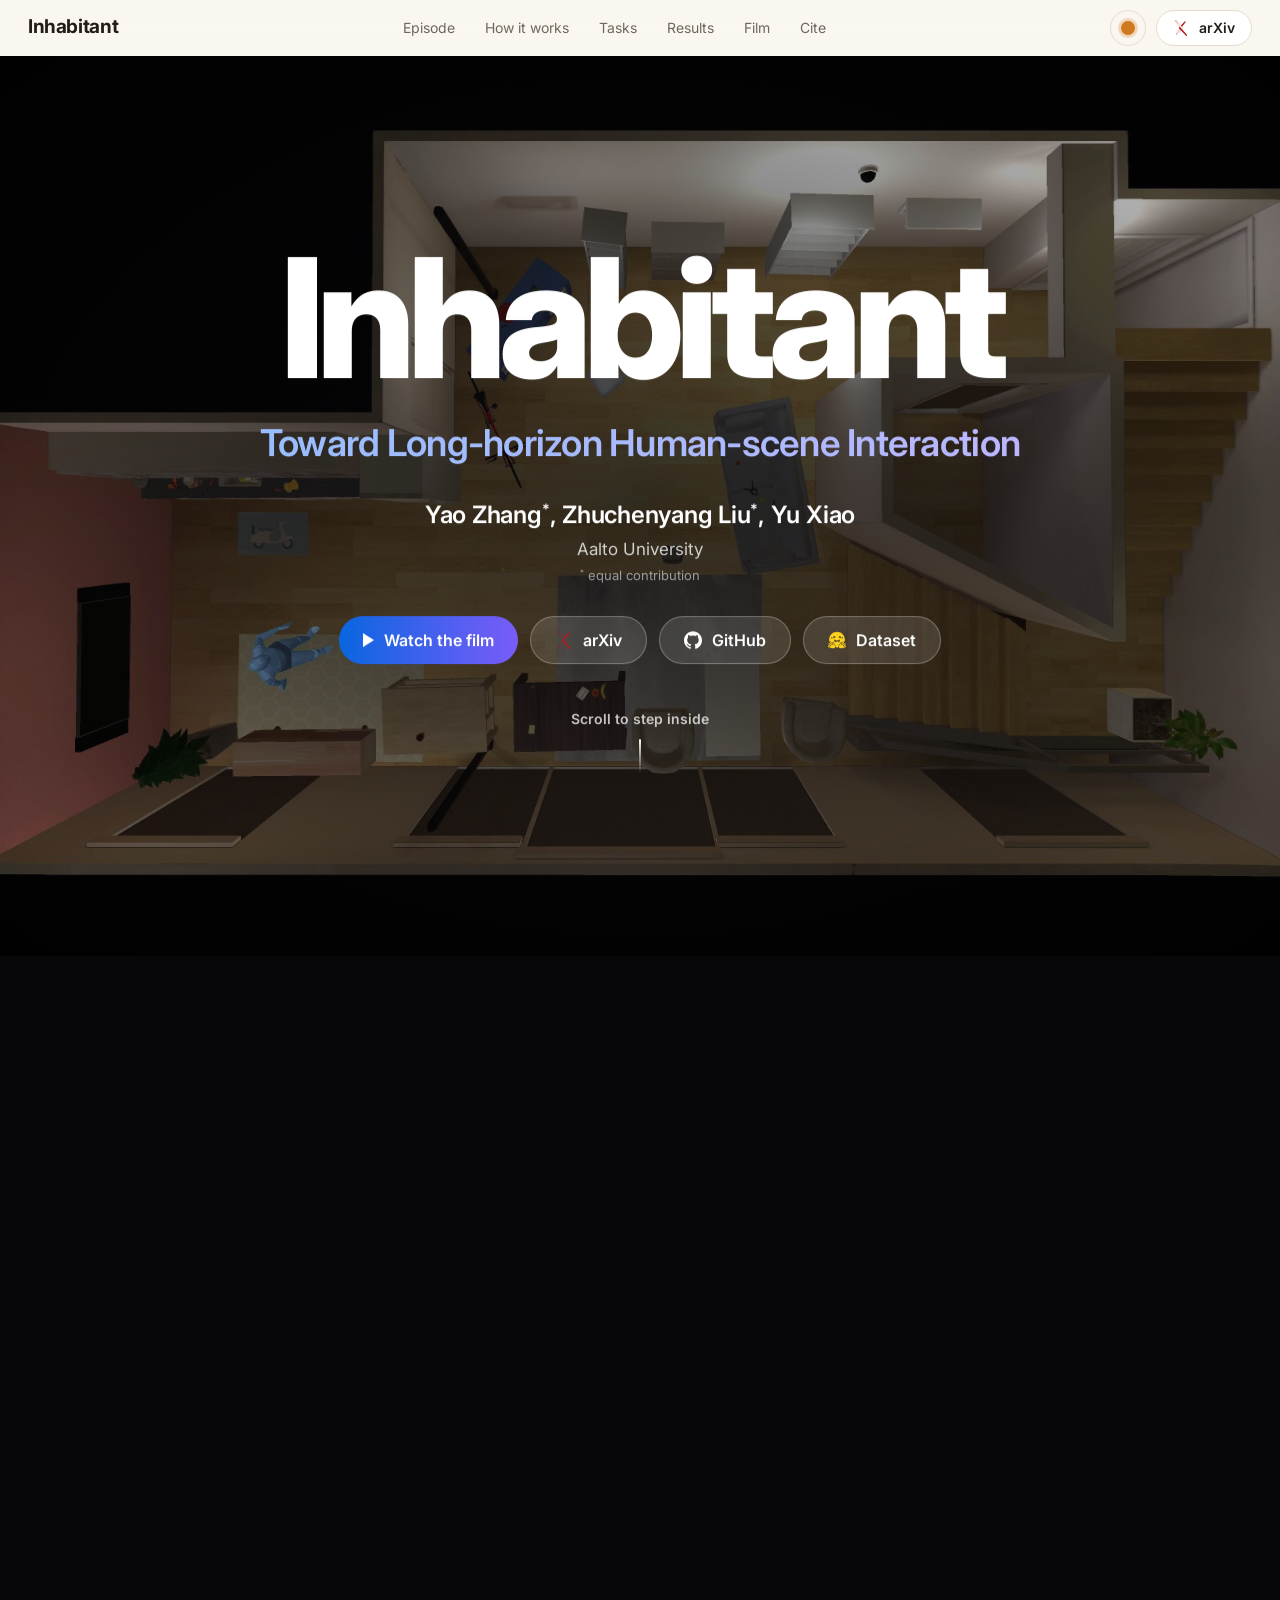
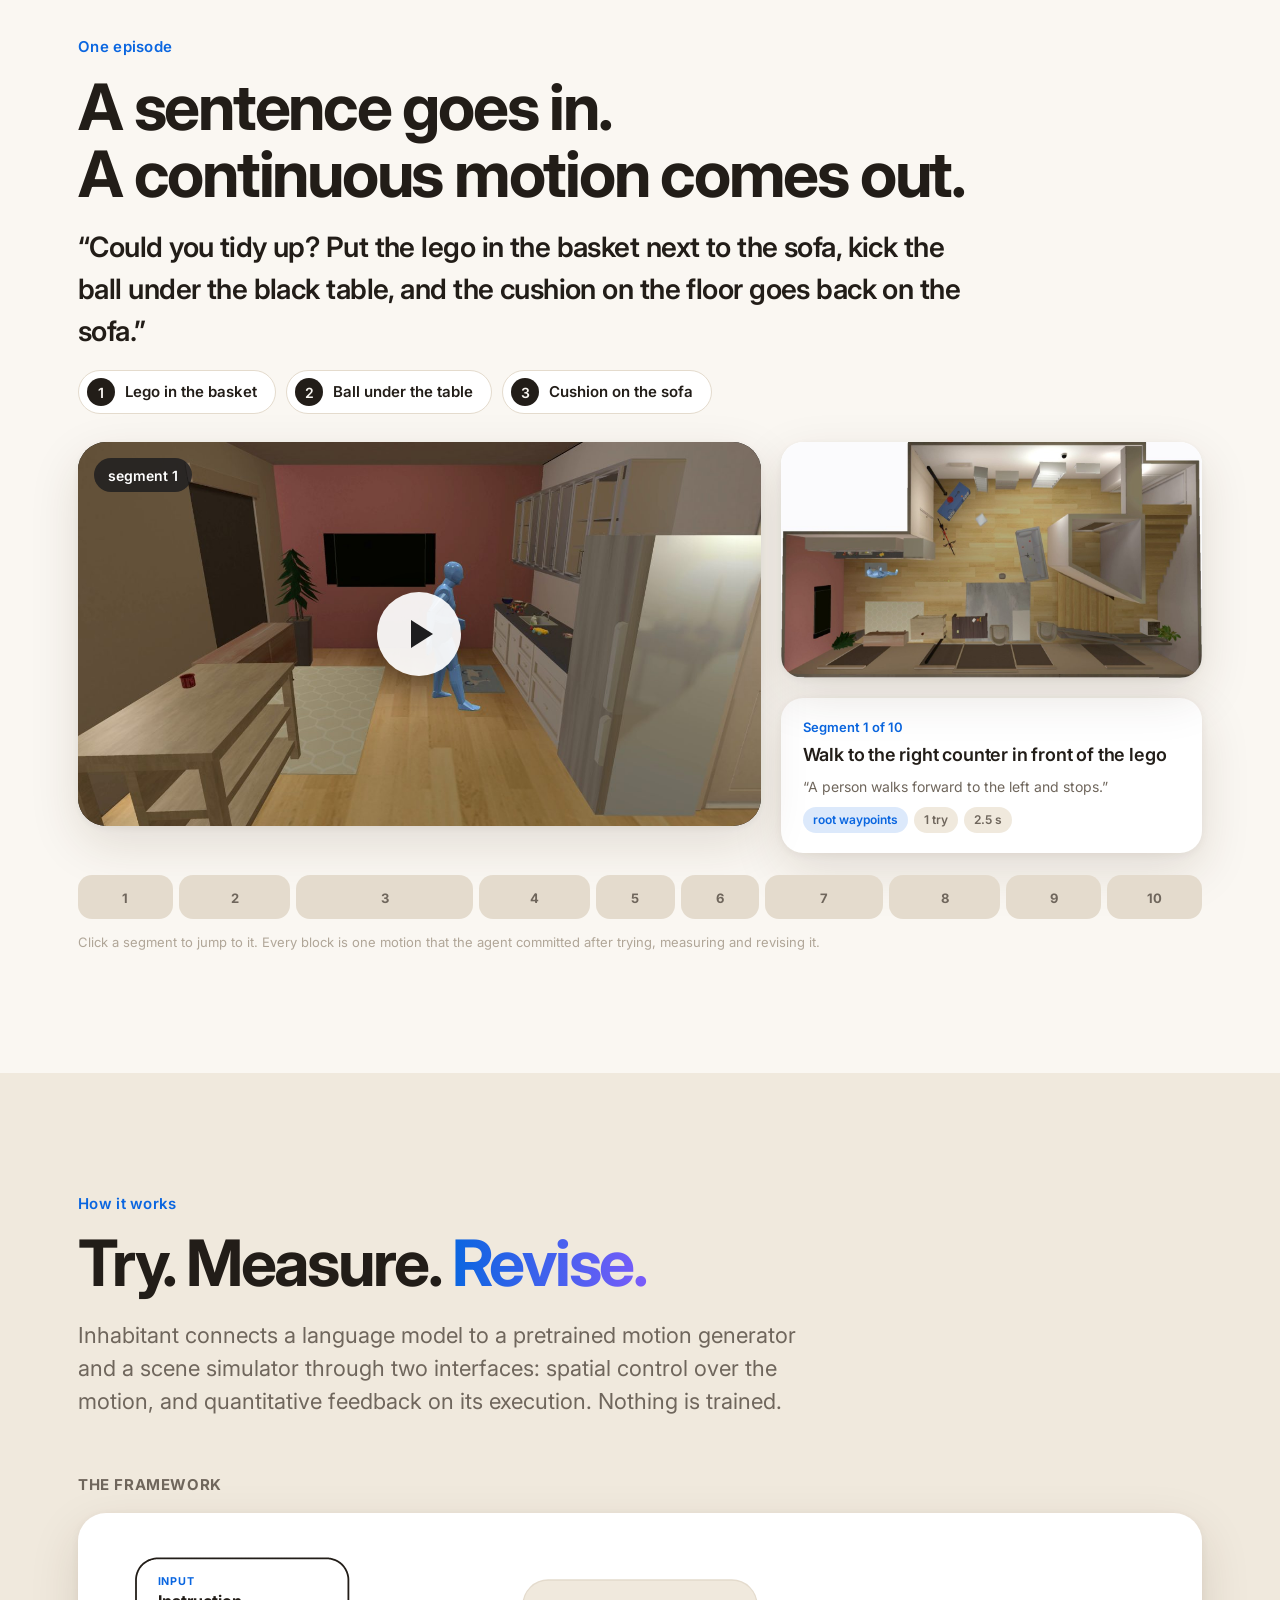
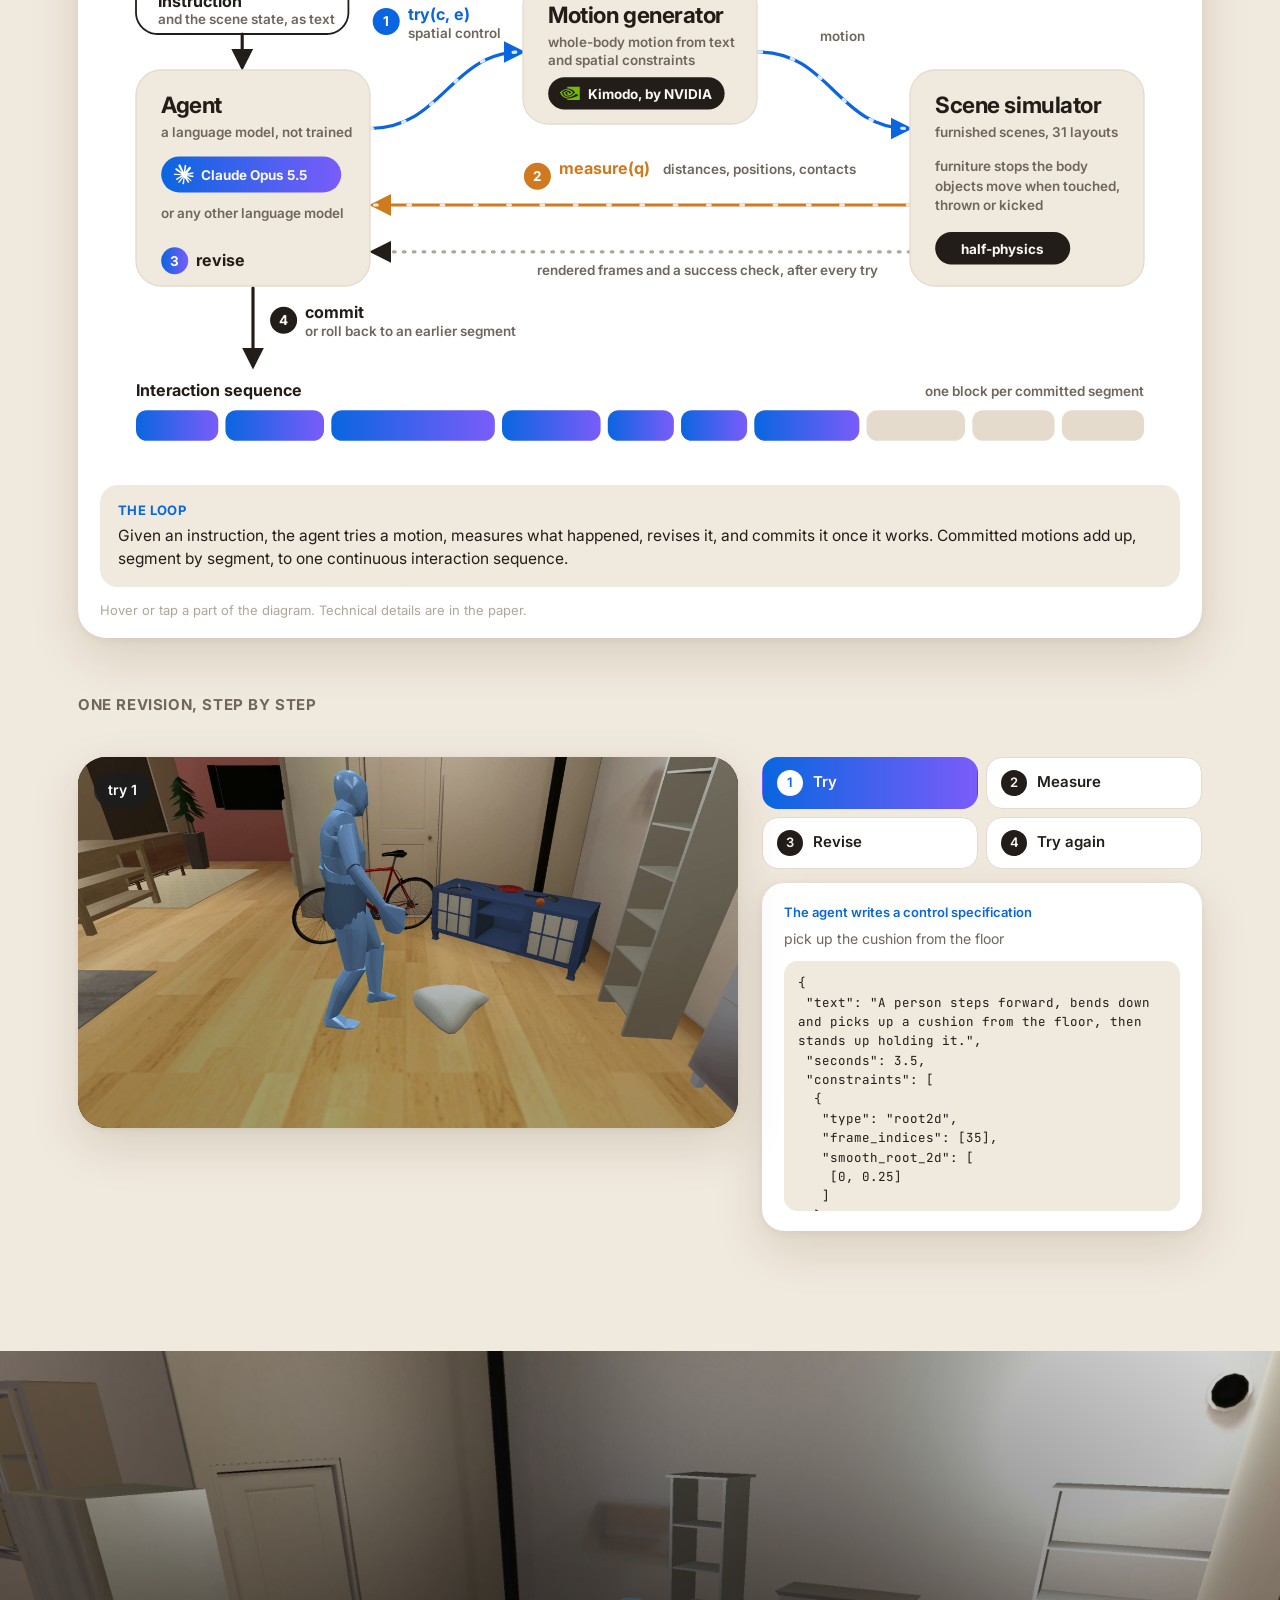
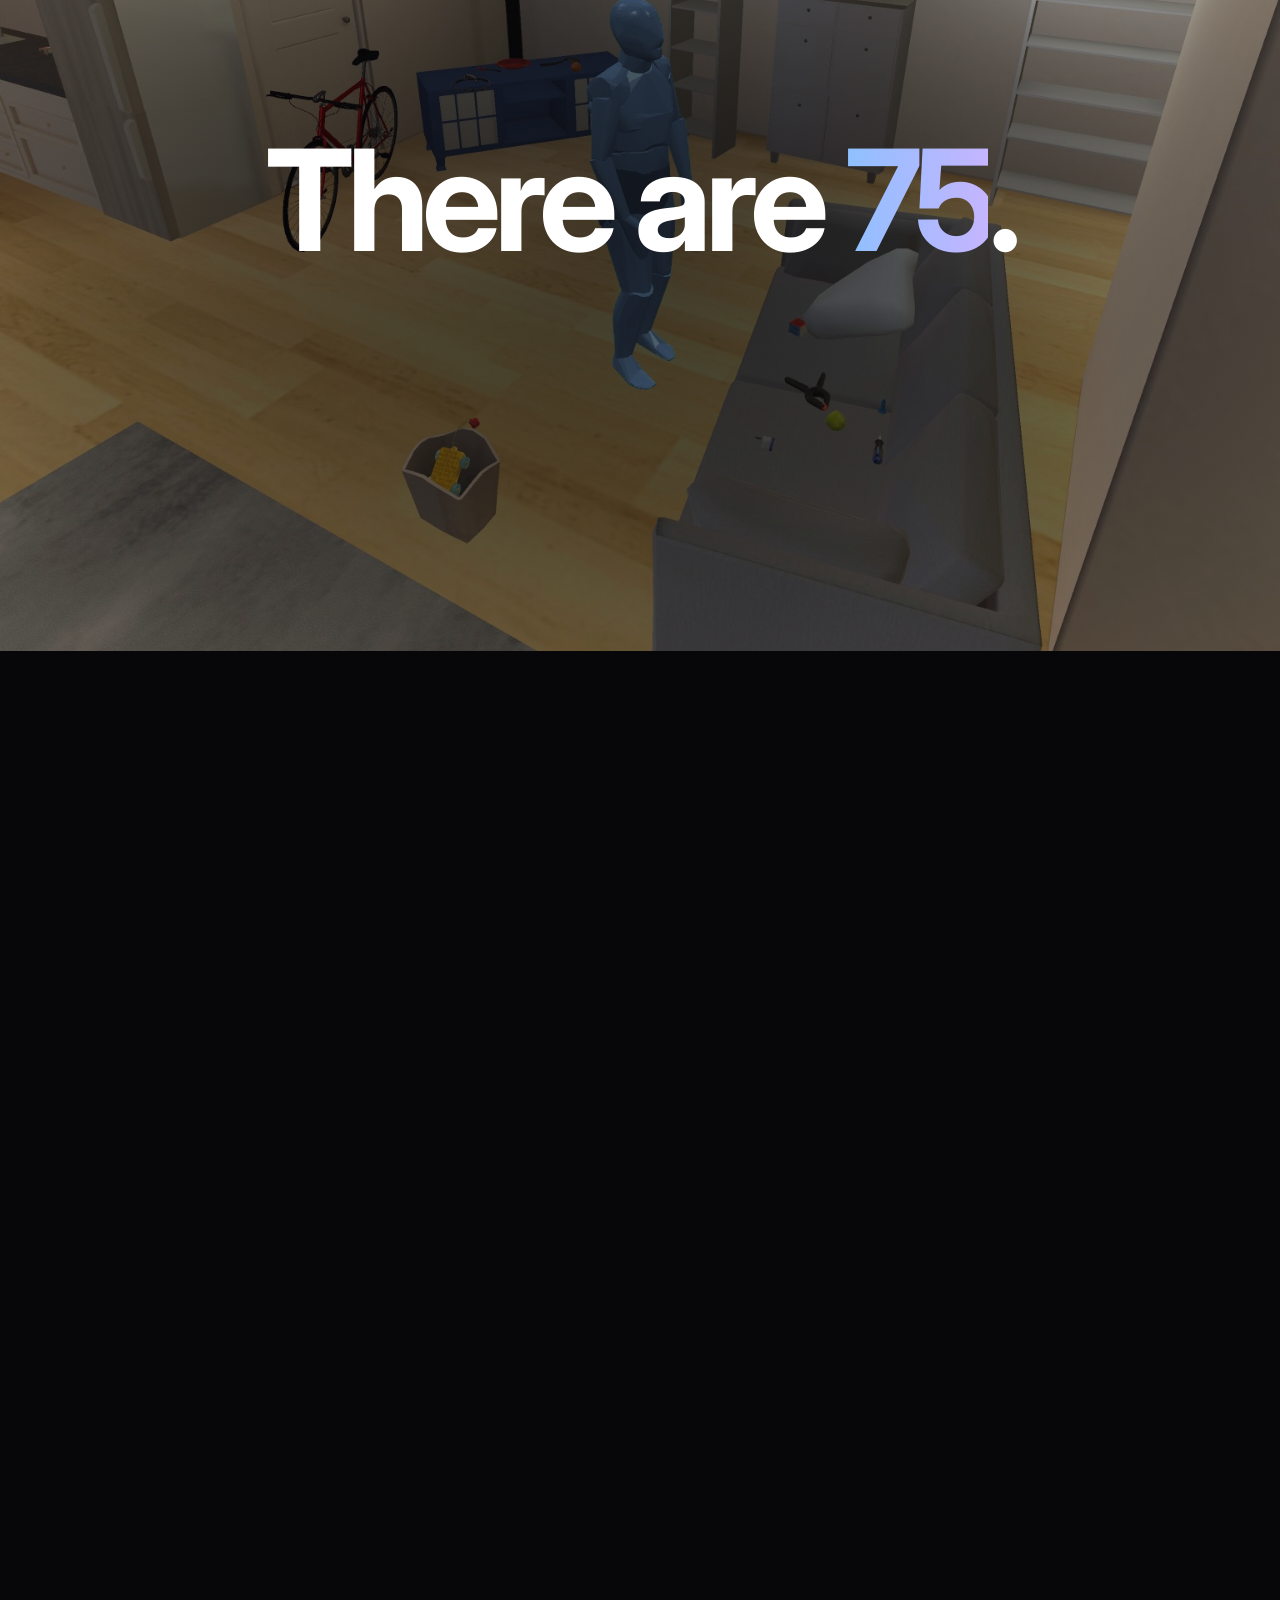
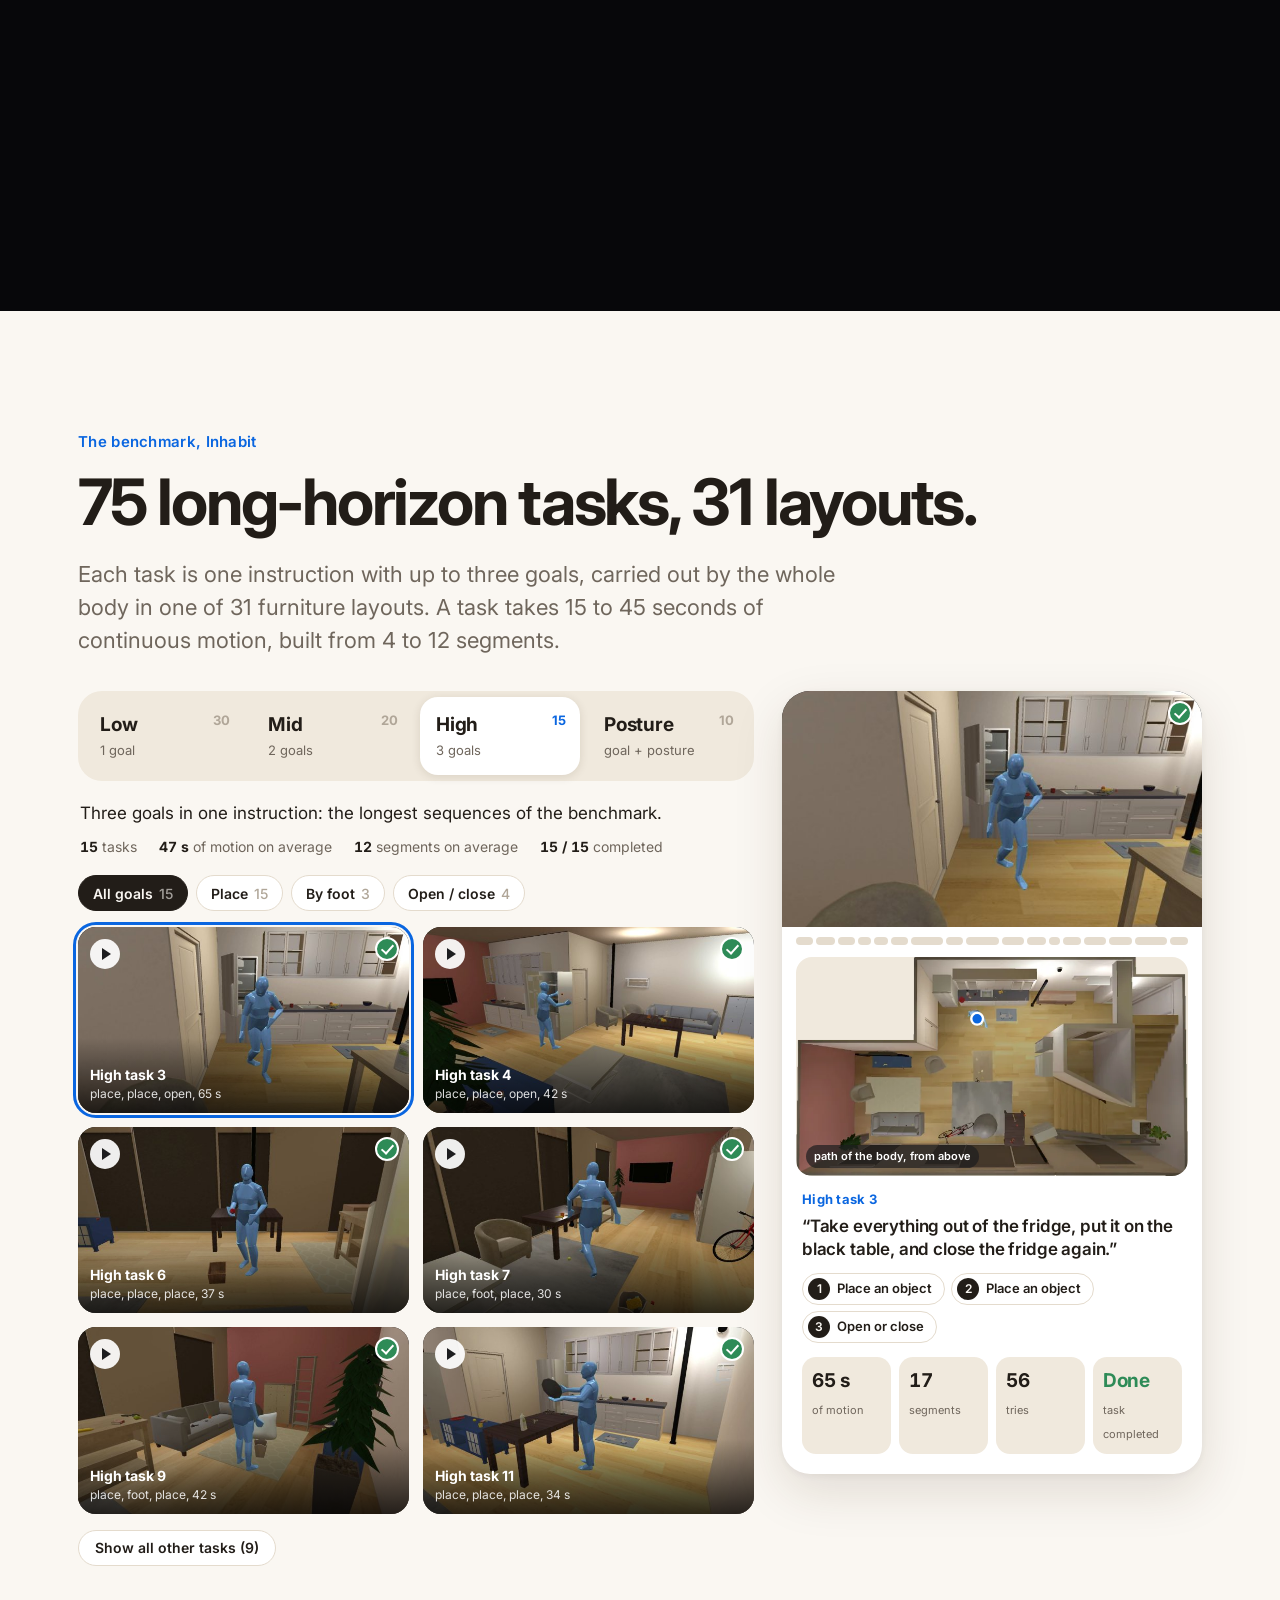
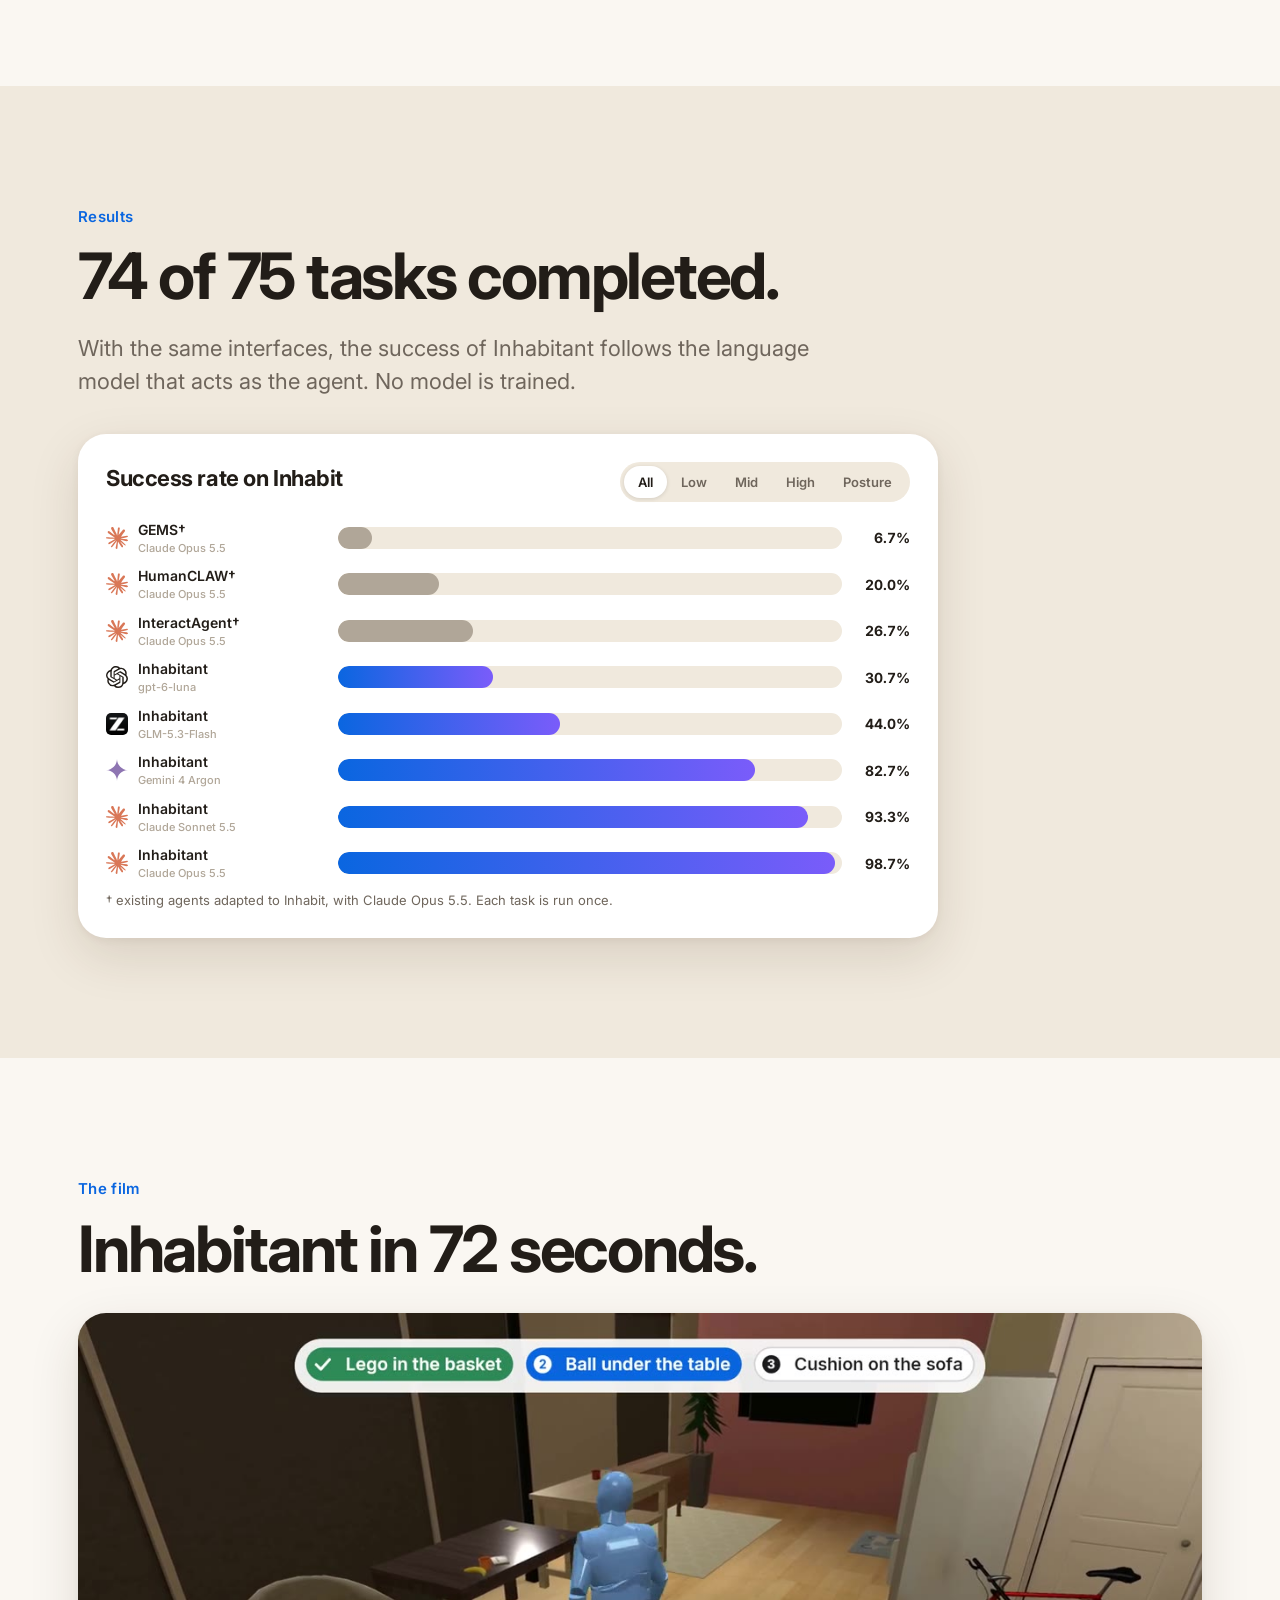
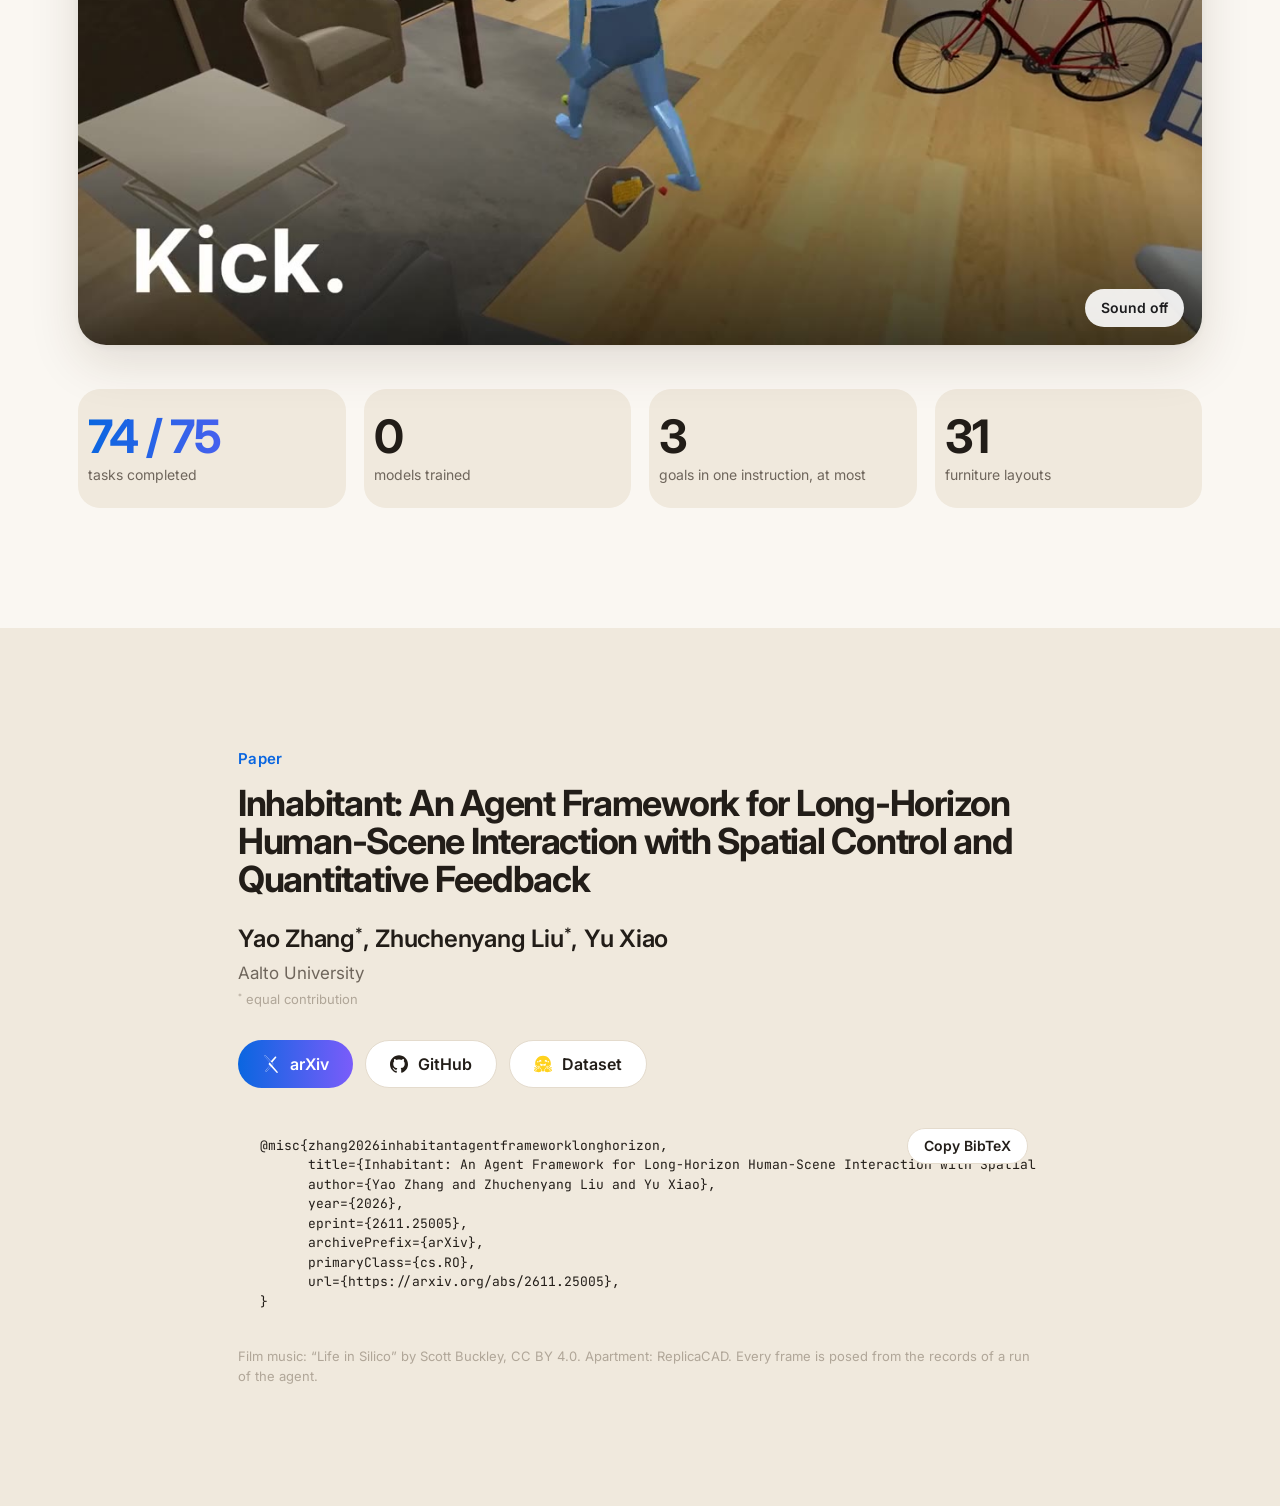
<file: index.html>
<!doctype html>
<html lang="en">
<head>
<meta charset="utf-8">
<meta name="viewport" content="width=device-width,initial-scale=1,viewport-fit=cover">
<title>Inhabitant: long-horizon human-scene interaction</title>
<meta name="description" content="Inhabitant is a training-free agent framework for long-horizon human-scene interaction with spatial control and quantitative feedback.">
<meta property="og:type" content="website">
<meta property="og:url" content="https://ryenhails.github.io/Inhabitant/">
<meta property="og:title" content="Inhabitant: Toward Long-horizon Human-scene Interaction">
<meta property="og:description" content="An LLM agent generates whole-body motion with spatial control, measures the result in the scene, and revises. 74 of 75 long-horizon household tasks completed, without training.">
<meta property="og:image" content="https://ryenhails.github.io/Inhabitant/media/cover.png">
<meta property="og:image:width" content="1200">
<meta property="og:image:height" content="630">
<meta property="og:image:alt" content="Inhabitant: the title over a furnished apartment seen from above, with three moments of one task: grasp, kick, throw.">
<meta name="twitter:card" content="summary_large_image">
<meta name="twitter:title" content="Inhabitant: Toward Long-horizon Human-scene Interaction">
<meta name="twitter:description" content="An LLM agent generates whole-body motion with spatial control, measures the result in the scene, and revises. 74 of 75 long-horizon household tasks completed, without training.">
<meta name="twitter:image" content="https://ryenhails.github.io/Inhabitant/media/cover.png">
<link rel="canonical" href="https://ryenhails.github.io/Inhabitant/">
<link rel="preconnect" href="https://fonts.googleapis.com"><link rel="preconnect" href="https://fonts.gstatic.com" crossorigin>
<link href="https://fonts.googleapis.com/css2?family=Inter:wght@400;500;600;700;800&family=JetBrains+Mono:wght@400;500&display=swap" rel="stylesheet">
<link rel="stylesheet" href="style.css">
</head>
<body>
<header class="nav" id="nav">
  <a class="brand" href="#top">Inhabitant</a>
  <nav class="links">
    <a href="#episode">Episode</a><a href="#loop">How it works</a><a href="#tasks">Tasks</a><a href="#results">Results</a><a href="#filmSec">Film</a><a href="#cite">Cite</a>
  </nav>
  <div class="nav-right">
    <button class="icon-btn" id="themeBtn" aria-label="Switch between day and night"><span class="sun"></span></button>
    <a class="btn small ext" data-link="arxiv" href="#">arXiv</a>
  </div>
</header>

<main id="top">
<!-- ================= the way in: scroll moves the camera from above the apartment down to the body ================= -->
<section class="fly" id="flyIn">
  <div class="fly-stage">
    <video id="flyInV" src="media/fly_in.mp4" poster="media/fly_in.jpg" muted playsinline preload="auto"></video>
    <div class="fly-shade"></div>
    <div class="fly-copy center" data-from="0" data-to="0.26">
      <h1>Inhabitant</h1>
      <p class="tagline">Toward Long-horizon Human-scene Interaction</p>
      <p class="authors" id="authors"></p>
      <div class="cta">
        <button class="btn primary" id="playFilm"><span class="tri"></span>Watch the film</button>
        <a class="btn glass ext" data-link="arxiv" href="#">arXiv</a><a class="btn glass ext" data-link="github" href="#">GitHub</a><a class="btn glass ext" data-link="hf" href="#">Dataset</a>
      </div>
      <p class="scrollhint">Scroll to step inside<span></span></p>
    </div>
    <div class="fly-copy low" data-from="0.36" data-to="0.66"><p class="say">It starts with one natural-language instruction for a household task.</p></div>
    <div class="fly-copy low" data-from="0.74" data-to="1.01"><p class="say">An LLM agent generates a motion sequence of whole-body scene interaction.</p></div>
  </div>
</section>

<!-- ================= episode ================= -->
<section class="band" id="episode">
  <div class="wrap">
    <p class="eyebrow reveal">One episode</p>
    <h2 class="reveal">A sentence goes in.<br>A continuous motion comes out.</h2>
    <p class="quote reveal" id="epInstruction"></p>
    <div class="goals reveal" id="epGoals"></div>
    <div class="player reveal">
      <div class="stage">
        <video id="epVideo" src="media/episode/auto.mp4" poster="media/episode/auto.jpg" muted playsinline preload="metadata"></video>
        <button class="bigplay" id="epPlay" aria-label="Play or pause"><span class="tri"></span></button>
        <div class="stage-tag" id="epTag">segment 1</div>
      </div>
      <aside class="side">
        <div class="map" id="epMap">
          <video id="epTop" src="media/episode/top.mp4" poster="media/episode/top.jpg" muted playsinline preload="metadata"></video>
          <svg id="epSvg" viewBox="0 0 1000 560" preserveAspectRatio="none"></svg>
        </div>
        <div class="segcard" id="segCard"></div>
      </aside>
    </div>
    <div class="segbar reveal" id="segBar"></div>
    <p class="hint reveal">Click a segment to jump to it. Every block is one motion that the agent committed after trying, measuring and revising it.</p>
  </div>
</section>

<!-- ================= loop ================= -->
<section class="band alt" id="loop">
  <div class="wrap">
    <p class="eyebrow reveal">How it works</p>
    <h2 class="reveal">Try. Measure. <span class="grad">Revise.</span></h2>
    <p class="lead reveal">Inhabitant connects a language model to a pretrained motion generator and a scene simulator through two interfaces: spatial control over the motion, and quantitative feedback on its execution. Nothing is trained.</p>
    <h3 class="sechead reveal">The framework</h3>
    <div class="fw reveal" id="fw">
      <div class="fw-scroll">
      <svg viewBox="0 0 1200 600" role="img" aria-label="The Inhabitant framework: an agent, a motion generator and a scene simulator, connected by spatial control and quantitative feedback">
        <defs>
          <linearGradient id="fwg" x1="0" x2="1"><stop offset="0" stop-color="#0a66e0"/><stop offset="1" stop-color="#7a5cfa"/></linearGradient>
          <marker id="ab" viewBox="0 0 10 10" refX="8" refY="5" markerWidth="7" markerHeight="7" orient="auto-start-reverse"><path d="M0 0L10 5L0 10z" class="fw-ab"/></marker>
          <marker id="ao" viewBox="0 0 10 10" refX="8" refY="5" markerWidth="7" markerHeight="7" orient="auto-start-reverse"><path d="M0 0L10 5L0 10z" class="fw-ao"/></marker>
          <marker id="ag" viewBox="0 0 10 10" refX="8" refY="5" markerWidth="7" markerHeight="7" orient="auto-start-reverse"><path d="M0 0L10 5L0 10z" class="fw-ag"/></marker>
        </defs>
        <!-- edges -->
        <g class="fw-e" data-k="control"><path class="ln blue" d="M300 215 C380 215 390 130 468 130" marker-end="url(#ab)"/><path class="flow blue" d="M300 215 C380 215 390 130 468 130"/>
          <g transform="translate(318 96)"><circle r="15" class="num blue"/><text class="numt" y="5.5">1</text><text class="lab blue" x="24" y="-2">try(c, e)</text><text class="sub" x="24" y="18">spatial control</text></g></g>
        <g class="fw-e" data-k="control"><path class="ln blue" d="M732 130 C810 130 820 215 898 215" marker-end="url(#ab)"/><path class="flow blue" d="M732 130 C810 130 820 215 898 215"/><text class="sub" x="800" y="118">motion</text></g>
        <g class="fw-e" data-k="feedback"><path class="ln orange" d="M900 300 L304 300" marker-end="url(#ao)"/><path class="flow orange" d="M900 300 L304 300"/>
          <g transform="translate(486 268)"><circle r="15" class="num orange"/><text class="numt" y="5.5">2</text><text class="lab orange" x="24" y="-2">measure(q)</text><text class="sub" x="140" y="-2">distances, positions, contacts</text></g></g>
        <g class="fw-e" data-k="qual"><path class="ln grey" d="M900 352 L304 352" marker-end="url(#ag)"/><text class="sub" x="486" y="378">rendered frames and a success check, after every try</text></g>
        <g class="fw-e" data-k="commit"><path class="ln ink" d="M170 392 L170 478" marker-end="url(#ag)"/>
          <g transform="translate(204 428)"><circle r="15" class="num ink"/><text class="numt" y="5.5">4</text><text class="lab" x="24" y="-2">commit</text><text class="sub" x="24" y="18">or roll back to an earlier segment</text></g></g>
        <!-- input -->
        <g class="fw-n" data-k="input"><rect x="40" y="26" width="236" height="84" rx="24" class="box inp"/><text class="eyb" x="64" y="56">INPUT</text><text class="lab" x="64" y="80">Instruction</text><text class="sub" x="64" y="99">and the scene state, as text</text>
          <path class="ln ink" d="M158 110 L158 146" marker-end="url(#ag)"/></g>
        <!-- nodes -->
        <g class="fw-n" data-k="agent"><rect x="40" y="150" width="260" height="240" rx="28" class="box"/><text class="ttl" x="68" y="198">Agent</text><text class="sub" x="68" y="224">a language model, not trained</text>
          <rect x="68" y="246" width="200" height="40" rx="20" class="chipb"/><g data-ico="claude" transform="translate(82 255) scale(.92)" fill="#fff"></g><text class="chipt" x="112" y="272">Claude Opus 5.5</text>
          <text class="sub" x="68" y="314">or any other language model</text><g transform="translate(83 362)"><circle r="15" class="num grad"/><text class="numt" y="5.5">3</text><text class="lab" x="24" y="6">revise</text></g></g>
        <g class="fw-n" data-k="gen"><rect x="470" y="50" width="260" height="160" rx="28" class="box"/><text class="ttl" x="498" y="98">Motion generator</text><text class="sub" x="498" y="124">whole-body motion from text</text><text class="sub" x="498" y="144">and spatial constraints</text>
          <rect x="498" y="158" width="196" height="36" rx="18" class="chipn"/><g data-ico="nvidia" transform="translate(511 165) scale(.92)" fill="#76B900"></g><text class="chipt" x="542" y="182">Kimodo, by NVIDIA</text></g>
        <g class="fw-n" data-k="sim"><rect x="900" y="150" width="260" height="240" rx="28" class="box"/><text class="ttl" x="928" y="198">Scene simulator</text><text class="sub" x="928" y="224">furnished scenes, 31 layouts</text>
          <text class="sub" x="928" y="262">furniture stops the body</text><text class="sub" x="928" y="284">objects move when touched,</text><text class="sub" x="928" y="306">thrown or kicked</text>
          <rect x="928" y="330" width="150" height="36" rx="18" class="chipn"/><text class="chipt" x="1003" y="354" text-anchor="middle">half-physics</text></g>
        <!-- the interaction sequence -->
        <g class="fw-n" data-k="commit"><text class="lab" x="40" y="512">Interaction sequence</text><text class="sub" x="1160" y="512" text-anchor="end">one block per committed segment</text><g id="fwSeq"></g></g>
      </svg>
      </div>
      <div class="fw-info" id="fwInfo"></div>
      <p class="hint">Hover or tap a part of the diagram. Technical details are in the paper.</p>
    </div>
    <h3 class="sechead reveal">One revision, step by step</h3>
    <div class="loop reveal">
      <div class="loop-stage">
        <video id="lpVideo" src="media/episode/cushion.mp4" poster="media/episode/cushion.jpg" muted playsinline preload="metadata"></video>
        <svg id="lpSvg" viewBox="0 0 1000 562.5" preserveAspectRatio="none"></svg>
        <div class="stage-tag" id="lpTag">try 1</div>
      </div>
      <div class="loop-side">
        <div class="steps" id="lpSteps">
          <button data-s="0" class="on"><i>1</i>Try</button><button data-s="1"><i>2</i>Measure</button><button data-s="2"><i>3</i>Revise</button><button data-s="3"><i>4</i>Try again</button>
        </div>
        <div class="panel" id="lpPanel"></div>
      </div>
    </div>
  </div>
</section>

<!-- ================= the way out: the camera rises back above the apartment ================= -->
<section class="fly short" id="flyOut">
  <div class="fly-stage">
    <video id="flyOutV" src="media/fly_out.mp4" poster="media/fly_out.jpg" muted playsinline preload="metadata"></video>
    <div class="fly-shade"></div>
    <div class="fly-copy low" data-from="0" data-to="0.45"><p class="kicker">That was one task</p><p class="say">Three goals, 29 seconds of motion, 10 segments.</p></div>
    <div class="fly-copy center" data-from="0.6" data-to="1.01"><h2 class="huge">There are <span class="grad">75</span>.</h2></div>
  </div>
</section>

<!-- ================= tasks ================= -->
<section class="band" id="tasks">
  <div class="wrap">
    <p class="eyebrow reveal">The benchmark, Inhabit</p>
    <h2 class="reveal">75 long-horizon tasks, 31 layouts.</h2>
    <p class="lead reveal">Each task is one instruction with up to three goals, carried out by the whole body in one of 31 furniture layouts. A task takes 15 to 45 seconds of continuous motion, built from 4 to 12 segments.</p>
    <div class="tb reveal">
      <div class="tb-main">
        <div class="tabs" id="tierTabs" role="tablist"></div>
        <div class="tierhead" id="tierHead"></div>
        <div class="filters" id="typeChips"></div>
        <div class="grid" id="grid"></div>
        <button class="btn small more" id="moreBtn"></button>
      </div>
      <aside class="tb-side"><div class="tp" id="taskPanel"></div></aside>
    </div>
  </div>
</section>

<!-- ================= results ================= -->
<section class="band alt" id="results">
  <div class="wrap">
    <p class="eyebrow reveal">Results</p>
    <h2 class="reveal">74 of 75 tasks completed.</h2>
    <p class="lead reveal">With the same interfaces, the success of Inhabitant follows the language model that acts as the agent. No model is trained.</p>
    <div class="res reveal">
      <div class="card">
        <div class="card-head"><h3>Success rate on Inhabit</h3><div class="seg" id="tierSeg"></div></div>
        <div class="bars" id="mainBars"></div>
        <p class="hint">† existing agents adapted to Inhabit, with Claude Opus 5.5. Each task is run once.</p>
      </div>
    </div>
  </div>
</section>

<!-- ================= film ================= -->
<section class="band" id="filmSec">
  <div class="wrap">
    <p class="eyebrow reveal">The film</p>
    <h2 class="reveal">Inhabitant in 72 seconds.</h2>
    <div class="film reveal" id="film">
      <video id="filmVideo" src="media/teaser.mp4" poster="media/teaser.jpg" muted loop playsinline preload="metadata"></video>
      <button class="sound" id="soundBtn" aria-label="Sound on or off">Sound off</button>
    </div>
    <div class="facts reveal">
      <div><b class="grad">74 / 75</b><span>tasks completed</span></div>
      <div><b>0</b><span>models trained</span></div>
      <div><b>3</b><span>goals in one instruction, at most</span></div>
      <div><b>31</b><span>furniture layouts</span></div>
    </div>
  </div>
</section>

<!-- ================= cite ================= -->
<section class="band alt" id="cite">
  <div class="wrap narrow">
    <p class="eyebrow reveal">Paper</p>
    <h2 class="reveal">Inhabitant: An Agent Framework for Long-Horizon Human-Scene Interaction with Spatial Control and Quantitative Feedback</h2>
    <p class="authors reveal"></p>
    <div class="cta reveal"><a class="btn primary ext" data-link="arxiv" href="#">arXiv</a><a class="btn ext" data-link="github" href="#">GitHub</a><a class="btn ext" data-link="hf" href="#">Dataset</a></div>
    <div class="bib reveal"><pre id="bibtex"></pre><button class="btn small" id="copyBib">Copy BibTeX</button></div>
    <p class="hint reveal" id="credits"></p>
  </div>
</section>
</main>

<script src="data/data.js"></script>
<script src="app.js"></script>
</body>
</html>
</file>
<file: style.css>
/* Inhabitant project page. Palette from the apartment: warm floor, pale walls, the blue of the body. */
:root{
  --bg:#faf7f2; --bg2:#f0e9dd; --card:#ffffff; --ink:#221d18; --sub:#6f665c; --line:#e4dbcd; --mute:#b0a698;
  --acc:#0a66e0; --acc2:#7a5cfa; --ok:#2e8b57; --bad:#e5484d; --warm:#d07a1f; --wood:#c9a36a;
  --shadow:0 18px 50px rgba(60,40,15,.13),0 2px 8px rgba(60,40,15,.06); --r:28px; --nav:rgba(250,247,242,.74);
}
@media (prefers-color-scheme:dark){:root:not([data-theme="light"]){
  --bg:#12100d; --bg2:#1a1612; --card:#221d18; --ink:#f6f1e8; --sub:#b3a898; --line:#352d25; --mute:#756a5d;
  --acc:#4c9bff; --acc2:#a78bfa; --shadow:0 18px 50px rgba(0,0,0,.55),0 2px 8px rgba(0,0,0,.4); --nav:rgba(18,16,13,.74); color-scheme:dark;
}}
:root[data-theme="dark"]{
  --bg:#12100d; --bg2:#1a1612; --card:#221d18; --ink:#f6f1e8; --sub:#b3a898; --line:#352d25; --mute:#756a5d;
  --acc:#4c9bff; --acc2:#a78bfa; --shadow:0 18px 50px rgba(0,0,0,.55),0 2px 8px rgba(0,0,0,.4); --nav:rgba(18,16,13,.74); color-scheme:dark;
}
*{box-sizing:border-box} html{scroll-behavior:smooth;scroll-padding-top:72px}
body{margin:0;background:var(--bg);color:var(--ink);font-family:Inter,-apple-system,BlinkMacSystemFont,"Helvetica Neue",Arial,sans-serif;-webkit-font-smoothing:antialiased;line-height:1.5;transition:background .5s,color .5s}
a{color:inherit;text-decoration:none} button{font:inherit;color:inherit;cursor:pointer;border:0;background:none}
video{display:block;width:100%;height:100%;object-fit:cover;background:#111}
.grad{background:linear-gradient(90deg,var(--acc),var(--acc2));-webkit-background-clip:text;background-clip:text;color:transparent}
.wrap{max-width:1180px;margin:0 auto;padding-left:max(28px,env(safe-area-inset-left,0px));padding-right:max(28px,env(safe-area-inset-right,0px))}.wrap.narrow{max-width:860px}

/* nav */
.nav{position:sticky;top:env(safe-area-inset-top,0px);z-index:50;height:56px;display:flex;align-items:center;justify-content:space-between;padding:0 28px;background:var(--nav);backdrop-filter:saturate(180%) blur(20px);-webkit-backdrop-filter:saturate(180%) blur(20px);border-bottom:1px solid transparent;transition:border-color .3s}
.nav.scrolled{border-color:var(--line)}
.brand{font-weight:700;font-size:19px;letter-spacing:-.02em}
.links{display:flex;gap:30px;font-size:14px;color:var(--sub)}.links a{transition:color .2s}.links a:hover,.links a.on{color:var(--ink)}
.nav-right{display:flex;gap:10px;align-items:center}
.icon-btn{width:36px;height:36px;border-radius:50%;display:grid;place-items:center;border:1px solid var(--line)}
.sun{width:14px;height:14px;border-radius:50%;background:var(--warm);box-shadow:0 0 0 3px color-mix(in srgb,var(--warm) 25%,transparent);transition:.4s}
.sun.night{background:transparent;box-shadow:inset -5px -2px 0 0 var(--ink)}

/* buttons */
.btn{display:inline-flex;align-items:center;gap:10px;height:48px;padding:0 24px;border-radius:999px;border:1px solid var(--line);background:var(--card);font-weight:600;font-size:16px;transition:transform .2s,box-shadow .2s,background .2s}
.btn:hover{transform:translateY(-1px);box-shadow:0 6px 18px rgba(0,0,0,.08)} .btn.small{height:36px;padding:0 16px;font-size:14px}
.btn.primary{border:0;color:#fff;background:linear-gradient(90deg,var(--acc),var(--acc2))}
.tri{width:0;height:0;border-left:11px solid currentColor;border-top:7px solid transparent;border-bottom:7px solid transparent}

/* hero */
.hero{text-align:center;padding:84px 28px 40px;max-width:1280px;margin:0 auto}
.eyebrow{font-size:15px;font-weight:600;letter-spacing:.02em;color:var(--acc);margin:0 0 14px}
h1{font-size:clamp(44px,7.6vw,104px);line-height:1.02;letter-spacing:-.045em;font-weight:800;margin:0}
h2{font-size:clamp(34px,5vw,64px);line-height:1.06;letter-spacing:-.035em;font-weight:700;margin:0 0 18px}
h3{font-size:22px;letter-spacing:-.02em;margin:0 0 8px}
.lead{font-size:clamp(18px,1.8vw,22px);color:var(--sub);max-width:760px;margin:22px auto 0}
.band .lead{margin-left:0}
.cta{display:flex;gap:12px;justify-content:center;flex-wrap:wrap;margin-top:30px}.band .cta{justify-content:flex-start}
.authors{color:var(--sub);font-size:15px;margin:22px 0 0;min-height:1em}
.film{position:relative;margin:48px auto 0;max-width:1180px;aspect-ratio:16/9;border-radius:var(--r);overflow:hidden;box-shadow:var(--shadow)}
.sound{position:absolute;right:18px;bottom:18px;height:38px;padding:0 16px;border-radius:999px;background:rgba(255,255,255,.9);color:#1d1d1f;font-size:14px;font-weight:600}
.facts{display:grid;grid-template-columns:repeat(4,1fr);gap:18px;max-width:1180px;margin:44px auto 0}
.facts div{padding:22px 10px;border-radius:22px;background:var(--bg2)}.facts b{display:block;font-size:clamp(30px,3.6vw,48px);letter-spacing:-.03em;line-height:1.1}.facts span{color:var(--sub);font-size:14px}

/* bands */
.band{padding:120px 0}.band.alt{background:var(--bg2)}
.quote{font-size:clamp(20px,2.2vw,28px);font-weight:600;letter-spacing:-.02em;max-width:900px;margin:8px 0 18px}
.goals{display:flex;gap:10px;flex-wrap:wrap;margin-bottom:28px}
.pill{display:inline-flex;align-items:center;gap:10px;height:44px;padding:0 18px 0 8px;border-radius:999px;border:1.5px solid var(--line);background:var(--card);font-weight:600;font-size:15px;transition:.35s}
.pill i{font-style:normal;width:28px;height:28px;border-radius:50%;display:grid;place-items:center;background:var(--ink);color:var(--bg);font-size:14px;transition:.35s}
.pill.done{border-color:transparent;background:var(--ok);color:#fff}.pill.done i{background:#fff;color:var(--ok)}
.player{display:grid;grid-template-columns:minmax(0,1.62fr) minmax(0,1fr);gap:20px}
.stage,.loop-stage{position:relative;aspect-ratio:16/9;border-radius:var(--r);overflow:hidden;box-shadow:var(--shadow);background:#111}
.stage-tag{position:absolute;left:16px;top:16px;height:34px;padding:0 14px;border-radius:999px;display:flex;align-items:center;background:rgba(29,29,31,.82);color:#fff;font-weight:600;font-size:14px}
.bigplay{position:absolute;inset:0;margin:auto;width:84px;height:84px;border-radius:50%;background:rgba(255,255,255,.92);color:#1d1d1f;display:grid;place-items:center;box-shadow:0 10px 30px rgba(0,0,0,.25);transition:opacity .3s,transform .3s}
.bigplay .tri{border-left-width:22px;border-top-width:14px;border-bottom-width:14px;margin-left:6px}.playing .bigplay{opacity:0;transform:scale(.8)}
.side{display:flex;flex-direction:column;gap:20px;min-width:0}
.map{position:relative;border-radius:22px;overflow:hidden;background:var(--card);box-shadow:var(--shadow);aspect-ratio:1280/716}
.map video{object-fit:fill}.map svg,.loop-stage svg{position:absolute;inset:0;width:100%;height:100%;pointer-events:none}
.segcard{flex:1;border-radius:22px;background:var(--card);box-shadow:var(--shadow);padding:20px 22px;min-height:150px}
.segcard .k{font-size:13px;font-weight:600;color:var(--acc)}.segcard .t{font-size:18px;font-weight:600;letter-spacing:-.01em;margin:4px 0 8px}
.segcard .p{font-size:14px;color:var(--sub);margin:0 0 10px}.tags{display:flex;gap:6px;flex-wrap:wrap}
.tag{font-size:12px;font-weight:600;padding:4px 10px;border-radius:999px;background:var(--bg2);color:var(--sub)}.tag.b{background:color-mix(in srgb,var(--acc) 14%,transparent);color:var(--acc)}
.segbar{display:flex;gap:6px;margin-top:22px}
.segbar button{position:relative;height:44px;border-radius:14px;background:var(--line);overflow:hidden;flex-basis:0;min-width:18px;transition:transform .2s}
.segbar button:hover{transform:translateY(-2px)}.segbar button span{position:absolute;inset:0;width:0;background:linear-gradient(90deg,var(--acc),var(--acc2))}
.segbar button b{position:relative;font-size:13px;color:var(--sub);mix-blend-mode:normal}.segbar button.past b,.segbar button.cur b{color:#fff}
.hint{font-size:13px;color:var(--mute);margin:14px 0 0}

/* loop */
.loop{display:grid;grid-template-columns:minmax(0,1.5fr) minmax(0,1fr);gap:24px;margin-top:40px}
.steps{display:grid;grid-template-columns:repeat(2,1fr);gap:8px}
.steps button{height:52px;border-radius:16px;background:var(--card);border:1.5px solid var(--line);font-weight:600;font-size:15px;display:flex;align-items:center;gap:10px;padding:0 14px;transition:.25s}
.steps button i{font-style:normal;width:26px;height:26px;border-radius:50%;display:grid;place-items:center;background:var(--ink);color:var(--bg);font-size:13px}
.steps button.on{border-color:transparent;color:#fff;background:linear-gradient(90deg,var(--acc),var(--acc2))}.steps button.on i{background:#fff;color:var(--acc)}
.panel{margin-top:14px;border-radius:22px;background:var(--card);box-shadow:var(--shadow);padding:20px 22px;min-height:300px}
.panel h4{margin:0 0 6px;font-size:13px;color:var(--acc);font-weight:600}.panel .big{font-size:44px;font-weight:800;letter-spacing:-.03em;line-height:1.1}
.panel p{margin:6px 0 12px;color:var(--sub);font-size:14px}
pre,code{font-family:"JetBrains Mono",ui-monospace,Menlo,monospace}
.code{font-size:12.5px;line-height:1.55;background:var(--bg2);border-radius:14px;padding:12px 14px;overflow:auto;margin:0;max-height:250px;white-space:pre-wrap;word-break:break-word}
.code .add{background:color-mix(in srgb,var(--ok) 18%,transparent);border-radius:4px}.code .del{background:color-mix(in srgb,var(--bad) 16%,transparent);border-radius:4px;text-decoration:line-through;opacity:.75}
.two{display:grid;grid-template-columns:1fr 1fr;gap:20px;margin-top:28px}
.card{border-radius:var(--r);background:var(--card);box-shadow:var(--shadow);padding:28px}.card p{color:var(--sub);margin:0}

/* tasks: tabs for the tiers, a short grid, a small player beside it */
.tb{display:grid;grid-template-columns:minmax(0,1fr) 420px;gap:28px;align-items:start;margin-top:34px}
.tb-side{position:sticky;top:calc(76px + env(safe-area-inset-top,0px));min-width:0}
.tabs{display:grid;grid-template-columns:repeat(4,1fr);gap:8px;padding:6px;border-radius:24px;background:var(--bg2)}
.tabs button{position:relative;text-align:left;padding:14px 16px;border-radius:18px;transition:.25s;display:flex;flex-direction:column;gap:2px}
.tabs button b{font-size:19px;letter-spacing:-.01em}.tabs button span{font-size:13px;color:var(--sub)}.tabs button i{position:absolute;right:14px;top:14px;font-style:normal;font-size:13px;font-weight:700;color:var(--mute)}
.tabs button.on{background:var(--card);box-shadow:0 2px 10px rgba(60,40,15,.12)}.tabs button.on i{color:var(--acc)}
.tierhead{margin:20px 2px 4px}.tierhead p{margin:0 0 10px;font-size:17px;color:var(--ink)}
.th-stats{display:flex;gap:8px 22px;flex-wrap:wrap;font-size:14px;color:var(--sub)}.th-stats b{color:var(--ink);font-variant-numeric:tabular-nums}
.filters{display:flex;gap:8px;flex-wrap:wrap;margin:18px 0 16px}
.chip{height:36px;padding:0 14px;border-radius:999px;border:1.5px solid var(--line);background:var(--card);font-weight:600;font-size:14px;transition:.2s}
.chip.on{background:var(--ink);color:var(--bg);border-color:var(--ink)}.chip .n{color:var(--mute);margin-left:6px;font-weight:500}.chip.on .n{color:inherit;opacity:.6}
.grid{display:grid;grid-template-columns:repeat(auto-fill,minmax(232px,1fr));gap:14px}
.tile{position:relative;aspect-ratio:16/9;border-radius:18px;overflow:hidden;background:#111;cursor:pointer;padding:0;transition:transform .25s,box-shadow .25s;outline:3px solid transparent;outline-offset:2px}
.tile:hover{transform:translateY(-3px);box-shadow:var(--shadow)}.tile.sel{outline-color:var(--acc)}.tile:focus-visible{outline-color:var(--acc2)}
.tile img{position:absolute;inset:0;width:100%;height:100%;object-fit:cover}
.st{position:absolute;right:10px;top:10px;width:24px;height:24px;border-radius:50%;background:var(--ok);border:2px solid #fff}
.st::after{content:"";position:absolute;left:7px;top:3px;width:5px;height:10px;border:solid #fff;border-width:0 2px 2px 0;transform:rotate(42deg)}
.st.x{background:var(--bad)}.st.x::after{content:"×";border:0;transform:none;left:0;top:-4px;width:20px;text-align:center;color:#fff;font-weight:700;font-size:16px}
.tile .lb{position:absolute;left:0;right:0;bottom:0;padding:26px 12px 10px;text-align:left;font-size:12px;color:rgba(255,255,255,.86);background:linear-gradient(rgba(0,0,0,0),rgba(0,0,0,.72))}.tile .lb b{display:block;font-size:14px;color:#fff}
.more{margin-top:16px}
.tp{border-radius:var(--r);background:var(--card);box-shadow:var(--shadow);overflow:hidden}
.tp-video{position:relative;aspect-ratio:16/9;background:#111}.tp-video video{position:absolute;inset:0}
.tp-bar{display:flex;gap:3px;padding:10px 14px 0}.tp-bar span{height:8px;border-radius:999px;background:var(--line);overflow:hidden;flex-basis:0;min-width:5px;cursor:pointer}.tp-bar i{display:block;height:100%;width:0;background:linear-gradient(90deg,var(--acc),var(--acc2))}
.tp-body{padding:14px 20px 20px}.tp-k{font-size:13px;font-weight:700;color:var(--acc);letter-spacing:.02em}
.tp-q{margin:6px 0 12px;font-size:17px;font-weight:600;letter-spacing:-.01em;line-height:1.35}
.tp-goals{display:flex;gap:6px;flex-wrap:wrap;margin-bottom:14px}.pill.mini{height:32px;font-size:13px;padding:0 12px 0 5px;gap:7px}.pill.mini i{width:22px;height:22px;font-size:12px}
.tp-stats{display:grid;grid-template-columns:repeat(4,1fr);gap:8px}.tp-stats div{border-radius:14px;background:var(--bg2);padding:10px}.tp-stats b{display:block;font-size:19px;letter-spacing:-.02em;font-variant-numeric:tabular-nums}.tp-stats span{font-size:11px;color:var(--sub)}
@media (max-width:1000px){.tb{grid-template-columns:1fr}.tb-side{position:static;order:-1}.tabs{grid-template-columns:1fr 1fr}}

/* results */
.res{display:grid;grid-template-columns:1fr;gap:20px;margin-top:36px;max-width:860px}
.card-head{display:flex;justify-content:space-between;align-items:center;gap:12px;flex-wrap:wrap;margin-bottom:16px}
.seg{display:inline-flex;background:var(--bg2);border-radius:999px;padding:4px}.seg button{height:32px;padding:0 14px;border-radius:999px;font-size:13px;font-weight:600;color:var(--sub)}
.seg button.on{background:var(--card);color:var(--ink);box-shadow:0 1px 4px rgba(0,0,0,.12)}.seg.wide{display:flex;flex-wrap:wrap;border-radius:18px}
.bars .row{display:grid;grid-template-columns:190px 1fr 56px;align-items:center;gap:12px;margin:9px 0;font-size:14px}
.bars .row .nm{font-weight:600;white-space:nowrap;overflow:hidden;text-overflow:ellipsis}.bars .row .nm small{display:block;color:var(--mute);font-weight:500;font-size:11px}
.bars .track{height:22px;border-radius:999px;background:var(--bg2);overflow:hidden}.bars .fill{height:100%;width:0;border-radius:999px;background:var(--mute);transition:width .7s cubic-bezier(.2,.8,.2,1)}
.bars .ours .fill{background:linear-gradient(90deg,var(--acc),var(--acc2))}.bars .val{font-weight:700;text-align:right;font-variant-numeric:tabular-nums}
.sub{font-size:14px;font-weight:600;margin:18px 0 8px;color:var(--ink)!important}
.stats{display:grid;grid-template-columns:repeat(4,1fr);gap:8px;margin-top:10px}
.stats div{border-radius:14px;background:var(--bg2);padding:10px 12px}.stats b{display:block;font-size:22px;letter-spacing:-.02em;font-variant-numeric:tabular-nums}.stats span{font-size:11px;color:var(--sub)}
.toggles{display:flex;gap:8px;flex-wrap:wrap}
.tg{display:inline-flex;align-items:center;gap:8px;height:36px;padding:0 12px;border-radius:999px;border:1.5px solid var(--line);font-size:13px;font-weight:600;background:var(--card)}
.tg i{width:30px;height:18px;border-radius:999px;background:var(--line);position:relative;transition:.25s}.tg i::after{content:"";position:absolute;left:2px;top:2px;width:14px;height:14px;border-radius:50%;background:#fff;transition:.25s}
.tg.on i{background:var(--ok)}.tg.on i::after{left:14px}.tg.lock{opacity:.55;cursor:default}

/* cite */
#cite h2{font-size:clamp(24px,3vw,36px)}
.bib{position:relative;margin-top:26px}.bib pre{background:var(--bg2);border-radius:20px;padding:22px;font-size:13px;overflow:auto;margin:0}.bib .btn{position:absolute;right:14px;top:14px}

/* motion */
.reveal{opacity:0;transform:translateY(22px);transition:opacity .8s cubic-bezier(.2,.8,.2,1),transform .8s cubic-bezier(.2,.8,.2,1)}.reveal.in{opacity:1;transform:none}
@media (prefers-reduced-motion:reduce){.reveal{opacity:1;transform:none;transition:none}html{scroll-behavior:auto}}
@media (max-width:900px){.links{display:none}.player,.loop,.res,.two{grid-template-columns:1fr}.facts{grid-template-columns:1fr 1fr}.band{padding:80px 0}.bars .row{grid-template-columns:120px 1fr 48px}.stats{grid-template-columns:1fr 1fr}}

/* external links; a link without an address yet is shown as "soon" */
.linkrow{display:flex;gap:10px;justify-content:center;flex-wrap:wrap;margin-top:16px}
.btn.soon{cursor:default;color:var(--sub);box-shadow:none;transform:none}.btn.primary.soon{color:#fff;opacity:.6}
.btn em{font-style:normal;font-size:10px;font-weight:700;letter-spacing:.06em;text-transform:uppercase;padding:2px 7px;border-radius:999px;background:var(--bg2);color:var(--mute)}.btn.primary em{background:rgba(255,255,255,.25);color:#fff}

/* the scroll stages: the camera move is a video scrubbed by the scroll position; they stay dark in both themes, like the render */
.fly{position:relative;height:340vh;background:#07070a;color:#fff}.fly.short{height:240vh}
.fly-stage{position:sticky;top:0;height:100vh;height:100svh;overflow:hidden}
.fly-stage video{position:absolute;inset:0;width:100%;height:100%;object-fit:cover;background:#07070a}
.fly-shade{position:absolute;inset:0;background:radial-gradient(ellipse at center,rgba(7,7,10,.72) 0%,rgba(7,7,10,.5) 45%,rgba(7,7,10,.15) 100%);pointer-events:none}
.fly-copy{position:absolute;left:0;right:0;padding-left:max(28px,env(safe-area-inset-left,0px));padding-right:max(28px,env(safe-area-inset-right,0px));opacity:0;will-change:opacity,transform}
.fly-copy.center{top:50%;translate:0 -50%;text-align:center}.fly-copy.low{bottom:12vh;max-width:980px;margin:0 auto}
.fly-copy.low::before{content:"";position:absolute;inset:-60px -200vw -14vh;background:linear-gradient(180deg,rgba(7,7,10,0),rgba(7,7,10,.82) 45%);z-index:-1}
.fly h1{font-size:clamp(64px,13vw,190px);letter-spacing:-.055em;line-height:.95;color:#fff}
.tagline{font-size:clamp(20px,2.9vw,40px);font-weight:600;letter-spacing:-.02em;margin:18px 0 0;background:linear-gradient(90deg,#8ec0ff,#c5b5ff);-webkit-background-clip:text;background-clip:text;color:transparent}
.fly .authors{color:rgba(255,255,255,.7)}.fly .cta{justify-content:center}
.btn.glass{background:rgba(255,255,255,.12);border-color:rgba(255,255,255,.28);color:#fff;backdrop-filter:blur(12px);-webkit-backdrop-filter:blur(12px)}.btn.glass.soon{color:rgba(255,255,255,.75)}.btn.glass em{background:rgba(255,255,255,.18);color:#fff}
.scrollhint{margin:44px 0 0;font-size:14px;font-weight:600;color:rgba(255,255,255,.75);display:flex;flex-direction:column;align-items:center;gap:10px}
.scrollhint span{width:2px;height:34px;border-radius:2px;background:linear-gradient(#fff,rgba(255,255,255,0));animation:drop 1.6s ease-in-out infinite}@keyframes drop{0%{transform:translateY(-6px);opacity:0}40%{opacity:1}100%{transform:translateY(12px);opacity:0}}
.kicker{font-size:15px;font-weight:700;letter-spacing:.04em;text-transform:uppercase;color:#9cc7ff;margin:0 0 10px}
.say{font-size:clamp(24px,3.4vw,46px);font-weight:700;letter-spacing:-.03em;line-height:1.12;margin:0;text-wrap:balance}
.huge{font-size:clamp(56px,11vw,160px);letter-spacing:-.05em;color:#fff;margin:0}.huge .grad{background:linear-gradient(90deg,#8ec0ff,#c5b5ff);-webkit-background-clip:text;background-clip:text;color:transparent}
#filmSec .film{margin-top:30px}
@media (prefers-reduced-motion:reduce){.scrollhint span{animation:none}}

/* the framework diagram */
.sechead{font-size:15px;font-weight:700;letter-spacing:.04em;text-transform:uppercase;color:var(--sub);margin:56px 0 16px}
.fw{border-radius:var(--r);background:var(--card);box-shadow:var(--shadow);padding:22px 22px 18px}
.fw-scroll{overflow-x:auto}.fw svg{display:block;width:100%;min-width:860px;height:auto;font-family:Inter,-apple-system,"Helvetica Neue",Arial,sans-serif}
.fw .box{fill:var(--bg2);stroke:var(--line);stroke-width:1.5;transition:.25s}.fw .ttl{font-size:25px;font-weight:700;letter-spacing:-.02em;fill:var(--ink)}
.fw .sub{font-size:15px;fill:var(--sub)}.fw .lab{font-size:18px;font-weight:700;fill:var(--ink)}.fw .lab.blue{fill:var(--acc)}.fw .lab.orange{fill:var(--warm)}
.fw .chipb{fill:url(#fwg)}.fw .chipn{fill:var(--ink)}.fw .chipt{font-size:15px;font-weight:700;fill:var(--bg)}.fw .chipb+.chipt{fill:#fff}
.fw .ln{fill:none;stroke-width:3.5;stroke-linecap:round}.fw .ln.blue{stroke:var(--acc)}.fw .ln.orange{stroke:var(--warm)}.fw .ln.grey{stroke:var(--mute);stroke-dasharray:2 9}.fw .ln.ink{stroke:var(--ink)}
.fw-ab{fill:var(--acc)}.fw-ao{fill:var(--warm)}.fw-ag{fill:var(--ink)}
.fw .flow{fill:none;stroke-width:3.5;stroke-linecap:round;stroke:#fff;opacity:.85;stroke-dasharray:3 34;animation:fwflow 1.5s linear infinite}@keyframes fwflow{to{stroke-dashoffset:-37}}
.fw .num.blue{fill:var(--acc)}.fw .num.orange{fill:var(--warm)}.fw .num.ink{fill:var(--ink)}.fw .num.grad{fill:url(#fwg)}.fw .numt{font-size:15px;font-weight:700;fill:#fff;text-anchor:middle}.fw .num.ink+.numt{fill:var(--bg)}
.fw-n,.fw-e{cursor:pointer;transition:opacity .25s}.fw.pick .fw-n,.fw.pick .fw-e{opacity:.28}.fw.pick .on{opacity:1}.fw .fw-n.on .box{stroke:var(--acc);stroke-width:2.5}
.fw .seg{fill:url(#fwg)}.fw .seg.todo{fill:var(--line)}
.fw-info{min-height:76px;margin-top:10px;padding:16px 18px;border-radius:18px;background:var(--bg2);font-size:15.5px;color:var(--ink)}.fw-info b{display:block;font-size:13px;letter-spacing:.03em;text-transform:uppercase;color:var(--acc);margin-bottom:4px}
@media (prefers-reduced-motion:reduce){.fw .flow{animation:none;display:none}}
.fw .box.inp{fill:var(--card);stroke:var(--ink);stroke-width:2;stroke-dasharray:1 0}.fw .eyb{font-size:12px;font-weight:700;letter-spacing:.08em;fill:var(--acc)}
.ico{flex:none;display:block}
.bars .row .nm{display:flex;align-items:center;gap:10px}.bars .lg{flex:none;width:22px;height:22px;display:grid;place-items:center}.bars .lm{width:22px;height:22px;border-radius:5px;display:block}
.bars .row{grid-template-columns:220px 1fr 56px}@media (max-width:900px){.bars .row{grid-template-columns:150px 1fr 48px}}
.authors{display:flex;flex-direction:column;gap:4px;font-size:17px}.authors b{font-weight:600;font-size:clamp(18px,1.9vw,24px);letter-spacing:-.01em;color:var(--ink)}.authors span{color:var(--sub)}.authors small{font-size:13px;color:var(--mute)}
.fly .authors{align-items:center;margin-top:26px}.fly .authors b{color:#fff}.fly .authors span{color:rgba(255,255,255,.78)}.fly .authors small{color:rgba(255,255,255,.55)}.authors sup{font-size:.6em}

/* task panel: the path from above; tiles without footage show the floor plan */
.tp-map{position:relative;margin:12px 14px 0;border-radius:16px;background:var(--bg2);overflow:hidden}.tp-map img{display:block;width:100%;height:100%}
.tp-map svg{position:absolute;inset:0;width:100%;height:100%}.tp-map .h{fill:none;stroke:#fff;stroke-width:12;stroke-linecap:round;stroke-linejoin:round;opacity:.95}
.tp-map .l{fill:none;stroke:var(--acc);stroke-width:6;stroke-linecap:round;stroke-linejoin:round}.tp-map .d{fill:var(--acc);stroke:#fff;stroke-width:6}.tp-map .s{fill:#fff;stroke:var(--ink);stroke-width:5}
.tp-cap{position:absolute;left:10px;bottom:8px;font-size:11px;font-weight:600;padding:3px 8px;border-radius:999px;background:rgba(29,29,31,.7);color:#fff}
.tile.plan{background:var(--bg2)}.tile.plan img{object-fit:contain;padding:8px 8px 30px}
.tile .pl{position:absolute;left:12px;top:12px;width:30px;height:30px;border-radius:50%;background:rgba(255,255,255,.92);color:#1d1d1f;display:grid;place-items:center}.tile .pl .tri{border-left-width:9px;border-top-width:6px;border-bottom-width:6px;margin-left:2px}
</file>
